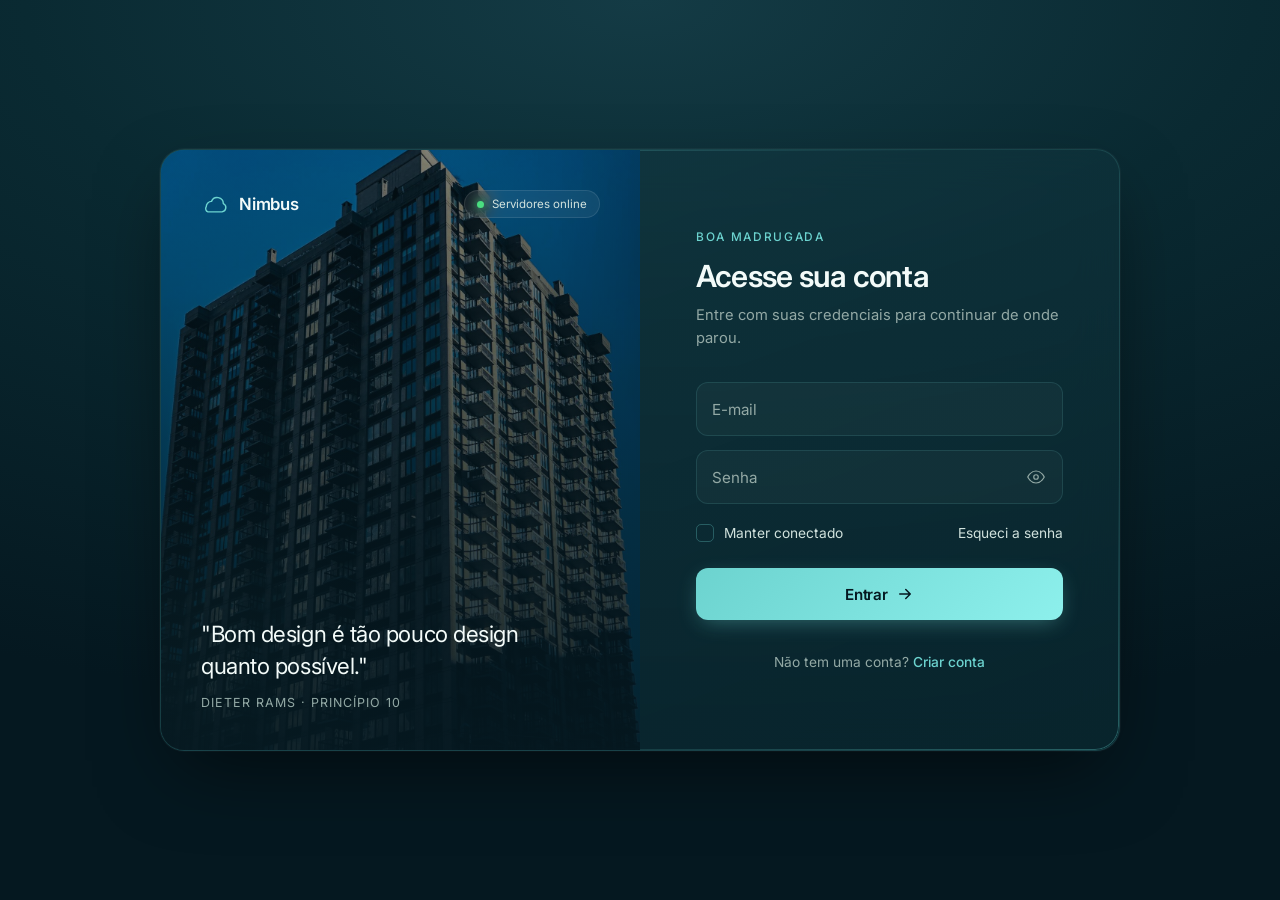
<file: index.html>
<!DOCTYPE html>
<html lang="pt-br">
<head>
    <meta charset="UTF-8">
    <meta name="viewport" content="width=device-width, initial-scale=1.0">
    <meta name="description" content="Acesse sua conta com segurança">
    <meta name="theme-color" content="#061a20">
    <link rel="icon" href="favicon.svg" type="image/svg+xml">
    <title>Entrar — Nimbus</title>
    <link rel="preconnect" href="https://fonts.googleapis.com">
    <link rel="preconnect" href="https://fonts.gstatic.com" crossorigin>
    <link href="https://fonts.googleapis.com/css2?family=Inter:wght@300;400;500;600;700&display=swap" rel="stylesheet">
    <link rel="stylesheet" href="estilos/style.css">
    <link rel="stylesheet" href="estilos/media-query.css">
</head>
<body>
    <div class="aurora" aria-hidden="true">
        <span class="orb orb--a"></span>
        <span class="orb orb--b"></span>
        <span class="orb orb--c"></span>
        <div class="grid"></div>
    </div>

    <main class="shell">
        <section class="card" aria-label="Acesso à conta">
            <aside class="brand">
                <div class="brand__overlay" aria-hidden="true"></div>
                <header class="brand__head">
                    <a href="#" class="logo" aria-label="Nimbus, página inicial">
                        <svg viewBox="0 0 32 32" aria-hidden="true">
                            <path d="M6 19a6 6 0 016-6 7 7 0 0113.5 2.5A5 5 0 0124 25H8a4 4 0 01-2-6z" fill="none" stroke="currentColor" stroke-width="1.6" stroke-linejoin="round"/>
                        </svg>
                        <span>Nimbus</span>
                    </a>
                    <span class="badge"><span class="dot"></span>Servidores online</span>
                </header>
                <footer class="brand__foot">
                    <p class="brand__quote">"Bom design é tão pouco design quanto possível."</p>
                    <p class="brand__author">Dieter Rams · Princípio 10</p>
                </footer>
            </aside>

            <div class="panel">
                <header class="panel__head">
                    <p class="eyebrow" id="greeting">Bem-vindo de volta</p>
                    <h1>Acesse sua conta</h1>
                    <p class="lead">Entre com suas credenciais para continuar de onde parou.</p>
                </header>

                <form class="form" id="loginForm" action="login.php" method="post" autocomplete="on">
                    <div class="field">
                        <input type="email" id="email" name="login" class="field__input" placeholder=" " required maxlength="60" autocomplete="email" spellcheck="false">
                        <label class="field__label" for="email">E-mail</label>
                        <span class="field__check" aria-hidden="true">
                            <svg viewBox="0 0 24 24" fill="none">
                                <path d="M5 12l4 4 10-10" stroke="currentColor" stroke-width="2.4" stroke-linecap="round" stroke-linejoin="round"/>
                            </svg>
                        </span>
                    </div>

                    <div class="field">
                        <input type="password" id="senha" name="senha" class="field__input" placeholder=" " required minlength="8" maxlength="32" autocomplete="current-password">
                        <label class="field__label" for="senha">Senha</label>
                        <button type="button" class="field__toggle" id="togglePass" aria-label="Mostrar senha" aria-pressed="false">
                            <svg class="icon-eye" viewBox="0 0 24 24" fill="none" aria-hidden="true">
                                <path d="M1 12s4-8 11-8 11 8 11 8-4 8-11 8S1 12 1 12z" stroke="currentColor" stroke-width="1.6" stroke-linejoin="round"/>
                                <circle cx="12" cy="12" r="3" stroke="currentColor" stroke-width="1.6"/>
                            </svg>
                            <svg class="icon-eye-off" viewBox="0 0 24 24" fill="none" aria-hidden="true">
                                <path d="M3 3l18 18M10.6 6.1A9 9 0 0112 6c7 0 11 6 11 6a18 18 0 01-3.1 4.1M6.1 6.1A18 18 0 001 12s4 8 11 8a10.7 10.7 0 005.4-1.4M9.9 9.9a3 3 0 004.2 4.2" stroke="currentColor" stroke-width="1.6" stroke-linejoin="round"/>
                            </svg>
                        </button>
                        <p class="field__warning" role="status">
                            <svg viewBox="0 0 24 24" fill="none" aria-hidden="true">
                                <path d="M12 4l-7 7h4v6h6v-6h4l-7-7zM5 21h14" stroke="currentColor" stroke-width="1.6" stroke-linejoin="round" stroke-linecap="round"/>
                            </svg>
                            Caps Lock está ativado
                        </p>
                    </div>

                    <div class="row">
                        <label class="check">
                            <input type="checkbox" name="lembrar">
                            <span class="check__box" aria-hidden="true">
                                <svg viewBox="0 0 24 24" fill="none">
                                    <path d="M5 12l4 4 10-10" stroke="currentColor" stroke-width="3" stroke-linecap="round" stroke-linejoin="round"/>
                                </svg>
                            </span>
                            <span>Manter conectado</span>
                        </label>
                        <a href="esqueci.html" class="link">Esqueci a senha</a>
                    </div>

                    <button type="submit" class="submit" id="submitBtn">
                        <span class="submit__text">Entrar</span>
                        <svg class="submit__arrow" viewBox="0 0 24 24" fill="none" aria-hidden="true">
                            <path d="M5 12h14M13 6l6 6-6 6" stroke="currentColor" stroke-width="2" stroke-linecap="round" stroke-linejoin="round"/>
                        </svg>
                        <span class="submit__spin" aria-hidden="true"></span>
                    </button>

                    <p class="signup">Não tem uma conta? <a href="cadastro.html" class="link link--accent">Criar conta</a></p>
                </form>
            </div>
        </section>
    </main>

    <script src="script.js" defer></script>
</body>
</html>
</file>
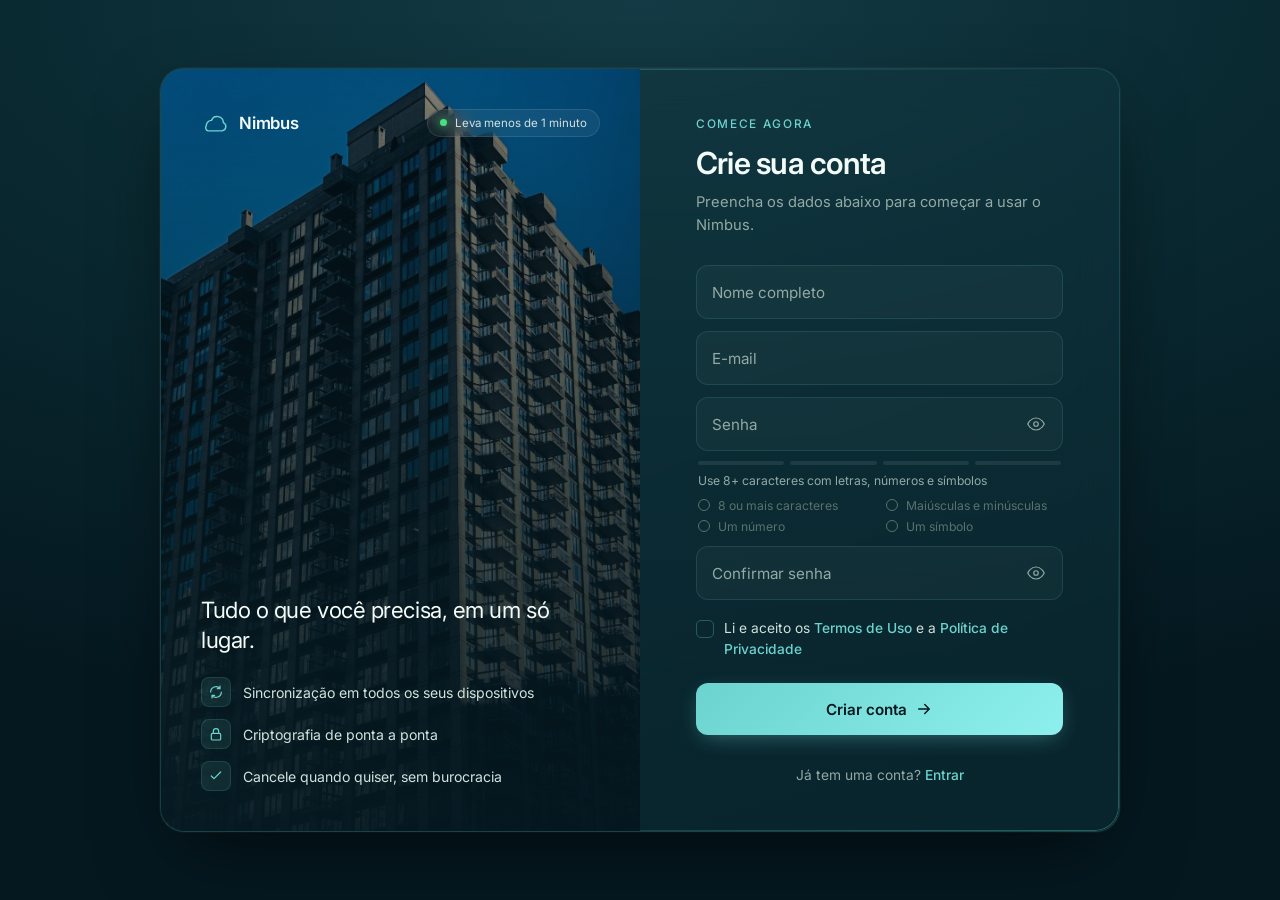
<file: cadastro.html>
<!DOCTYPE html>
<html lang="pt-br">
<head>
    <meta charset="UTF-8">
    <meta name="viewport" content="width=device-width, initial-scale=1.0">
    <meta name="description" content="Crie sua conta Nimbus em menos de um minuto">
    <meta name="theme-color" content="#061a20">
    <link rel="icon" href="favicon.svg" type="image/svg+xml">
    <title>Criar conta — Nimbus</title>
    <link rel="preconnect" href="https://fonts.googleapis.com">
    <link rel="preconnect" href="https://fonts.gstatic.com" crossorigin>
    <link href="https://fonts.googleapis.com/css2?family=Inter:wght@300;400;500;600;700&display=swap" rel="stylesheet">
    <link rel="stylesheet" href="estilos/style.css">
    <link rel="stylesheet" href="estilos/cadastro.css">
    <link rel="stylesheet" href="estilos/media-query.css">
</head>
<body>
    <div class="aurora" aria-hidden="true">
        <span class="orb orb--a"></span>
        <span class="orb orb--b"></span>
        <span class="orb orb--c"></span>
        <div class="grid"></div>
    </div>

    <main class="shell">
        <section class="card card--signup" aria-label="Criação de conta">
            <aside class="brand">
                <div class="brand__overlay" aria-hidden="true"></div>
                <header class="brand__head">
                    <a href="index.html" class="logo" aria-label="Nimbus, voltar ao login">
                        <svg viewBox="0 0 32 32" aria-hidden="true">
                            <path d="M6 19a6 6 0 016-6 7 7 0 0113.5 2.5A5 5 0 0124 25H8a4 4 0 01-2-6z" fill="none" stroke="currentColor" stroke-width="1.6" stroke-linejoin="round"/>
                        </svg>
                        <span>Nimbus</span>
                    </a>
                    <span class="badge"><span class="dot"></span>Leva menos de 1 minuto</span>
                </header>
                <footer class="brand__foot">
                    <p class="brand__title">Tudo o que você precisa, em um só lugar.</p>
                    <ul class="perks">
                        <li>
                            <span class="perks__icon" aria-hidden="true">
                                <svg viewBox="0 0 24 24" fill="none"><path d="M4 12a8 8 0 0114-5.3M20 12a8 8 0 01-14 5.3M18 3v4h-4M6 21v-4h4" stroke="currentColor" stroke-width="1.8" stroke-linecap="round" stroke-linejoin="round"/></svg>
                            </span>
                            Sincronização em todos os seus dispositivos
                        </li>
                        <li>
                            <span class="perks__icon" aria-hidden="true">
                                <svg viewBox="0 0 24 24" fill="none"><rect x="5" y="11" width="14" height="10" rx="2" stroke="currentColor" stroke-width="1.8"/><path d="M8 11V8a4 4 0 018 0v3" stroke="currentColor" stroke-width="1.8" stroke-linecap="round"/></svg>
                            </span>
                            Criptografia de ponta a ponta
                        </li>
                        <li>
                            <span class="perks__icon" aria-hidden="true">
                                <svg viewBox="0 0 24 24" fill="none"><path d="M5 12l4 4 10-10" stroke="currentColor" stroke-width="1.8" stroke-linecap="round" stroke-linejoin="round"/></svg>
                            </span>
                            Cancele quando quiser, sem burocracia
                        </li>
                    </ul>
                </footer>
            </aside>

            <div class="panel">
                <header class="panel__head">
                    <p class="eyebrow">Comece agora</p>
                    <h1>Crie sua conta</h1>
                    <p class="lead">Preencha os dados abaixo para começar a usar o Nimbus.</p>
                </header>

                <form class="form" id="signupForm" action="cadastro.php" method="post" autocomplete="on">
                    <div class="field">
                        <div class="field__control">
                            <input type="text" id="nome" name="nome" class="field__input" placeholder=" " required minlength="3" maxlength="80" autocomplete="name" aria-describedby="nomeErro">
                            <label class="field__label" for="nome">Nome completo</label>
                            <span class="field__check" aria-hidden="true">
                                <svg viewBox="0 0 24 24" fill="none">
                                    <path d="M5 12l4 4 10-10" stroke="currentColor" stroke-width="2.4" stroke-linecap="round" stroke-linejoin="round"/>
                                </svg>
                            </span>
                        </div>
                        <p class="field__error" id="nomeErro" aria-live="polite"></p>
                    </div>

                    <div class="field">
                        <div class="field__control">
                            <input type="email" id="email" name="email" class="field__input" placeholder=" " required maxlength="60" autocomplete="email" spellcheck="false" aria-describedby="emailErro">
                            <label class="field__label" for="email">E-mail</label>
                            <span class="field__check" aria-hidden="true">
                                <svg viewBox="0 0 24 24" fill="none">
                                    <path d="M5 12l4 4 10-10" stroke="currentColor" stroke-width="2.4" stroke-linecap="round" stroke-linejoin="round"/>
                                </svg>
                            </span>
                        </div>
                        <p class="field__error" id="emailErro" aria-live="polite"></p>
                    </div>

                    <div class="field field--pass">
                        <div class="field__control">
                            <input type="password" id="senha" name="senha" class="field__input" placeholder=" " required minlength="8" maxlength="32" autocomplete="new-password" aria-describedby="forca senhaErro">
                            <label class="field__label" for="senha">Senha</label>
                            <button type="button" class="field__toggle" data-toggle="senha" aria-label="Mostrar senha" aria-pressed="false">
                                <svg class="icon-eye" viewBox="0 0 24 24" fill="none" aria-hidden="true">
                                    <path d="M1 12s4-8 11-8 11 8 11 8-4 8-11 8S1 12 1 12z" stroke="currentColor" stroke-width="1.6" stroke-linejoin="round"/>
                                    <circle cx="12" cy="12" r="3" stroke="currentColor" stroke-width="1.6"/>
                                </svg>
                                <svg class="icon-eye-off" viewBox="0 0 24 24" fill="none" aria-hidden="true">
                                    <path d="M3 3l18 18M10.6 6.1A9 9 0 0112 6c7 0 11 6 11 6a18 18 0 01-3.1 4.1M6.1 6.1A18 18 0 001 12s4 8 11 8a10.7 10.7 0 005.4-1.4M9.9 9.9a3 3 0 004.2 4.2" stroke="currentColor" stroke-width="1.6" stroke-linejoin="round"/>
                                </svg>
                            </button>
                        </div>
                        <p class="field__warning" role="status">
                            <svg viewBox="0 0 24 24" fill="none" aria-hidden="true">
                                <path d="M12 4l-7 7h4v6h6v-6h4l-7-7zM5 21h14" stroke="currentColor" stroke-width="1.6" stroke-linejoin="round" stroke-linecap="round"/>
                            </svg>
                            Caps Lock está ativado
                        </p>

                        <div class="strength" id="forca" data-level="0">
                            <div class="strength__bars" aria-hidden="true">
                                <span></span><span></span><span></span><span></span>
                            </div>
                            <p class="strength__label" aria-live="polite">Use 8+ caracteres com letras, números e símbolos</p>
                        </div>
                        <ul class="rules" aria-label="Requisitos da senha">
                            <li data-rule="len">8 ou mais caracteres</li>
                            <li data-rule="case">Maiúsculas e minúsculas</li>
                            <li data-rule="num">Um número</li>
                            <li data-rule="sym">Um símbolo</li>
                        </ul>
                        <p class="field__error" id="senhaErro" aria-live="polite"></p>
                    </div>

                    <div class="field field--pass">
                        <div class="field__control">
                            <input type="password" id="confirmar" name="confirmar" class="field__input" placeholder=" " required maxlength="32" autocomplete="new-password" aria-describedby="confirmarErro">
                            <label class="field__label" for="confirmar">Confirmar senha</label>
                            <span class="field__check" aria-hidden="true">
                                <svg viewBox="0 0 24 24" fill="none">
                                    <path d="M5 12l4 4 10-10" stroke="currentColor" stroke-width="2.4" stroke-linecap="round" stroke-linejoin="round"/>
                                </svg>
                            </span>
                            <button type="button" class="field__toggle" data-toggle="confirmar" aria-label="Mostrar senha" aria-pressed="false">
                                <svg class="icon-eye" viewBox="0 0 24 24" fill="none" aria-hidden="true">
                                    <path d="M1 12s4-8 11-8 11 8 11 8-4 8-11 8S1 12 1 12z" stroke="currentColor" stroke-width="1.6" stroke-linejoin="round"/>
                                    <circle cx="12" cy="12" r="3" stroke="currentColor" stroke-width="1.6"/>
                                </svg>
                                <svg class="icon-eye-off" viewBox="0 0 24 24" fill="none" aria-hidden="true">
                                    <path d="M3 3l18 18M10.6 6.1A9 9 0 0112 6c7 0 11 6 11 6a18 18 0 01-3.1 4.1M6.1 6.1A18 18 0 001 12s4 8 11 8a10.7 10.7 0 005.4-1.4M9.9 9.9a3 3 0 004.2 4.2" stroke="currentColor" stroke-width="1.6" stroke-linejoin="round"/>
                                </svg>
                            </button>
                        </div>
                        <p class="field__error" id="confirmarErro" aria-live="polite"></p>
                    </div>

                    <div class="terms">
                        <label class="check check--top">
                            <input type="checkbox" id="termos" name="termos" required>
                            <span class="check__box" aria-hidden="true">
                                <svg viewBox="0 0 24 24" fill="none">
                                    <path d="M5 12l4 4 10-10" stroke="currentColor" stroke-width="3" stroke-linecap="round" stroke-linejoin="round"/>
                                </svg>
                            </span>
                            <span>Li e aceito os <a href="#" class="link link--accent">Termos de Uso</a> e a <a href="#" class="link link--accent">Política de Privacidade</a></span>
                        </label>
                        <p class="field__error" id="termosErro" aria-live="polite"></p>
                    </div>

                    <button type="submit" class="submit" id="submitBtn">
                        <span class="submit__text">Criar conta</span>
                        <svg class="submit__arrow" viewBox="0 0 24 24" fill="none" aria-hidden="true">
                            <path d="M5 12h14M13 6l6 6-6 6" stroke="currentColor" stroke-width="2" stroke-linecap="round" stroke-linejoin="round"/>
                        </svg>
                        <span class="submit__spin" aria-hidden="true"></span>
                    </button>

                    <p class="signup">Já tem uma conta? <a href="index.html" class="link link--accent">Entrar</a></p>
                </form>
            </div>
        </section>
    </main>

    <script src="cadastro.js" defer></script>
</body>
</html>
</file>
<file: estilos/style.css>
@charset "UTF-8";

/*
    Paleta — evolução da identidade original
    Base:    #061a20 → #0a2a32 → #143b45
    Teal:    #205c5c · #49a09d · #6cd3cf · #8df0ec
*/

:root {
    --bg-1: #051820;
    --bg-2: #0a2a32;
    --bg-3: #143b45;
    --teal-1: #205c5c;
    --teal-2: #49a09d;
    --teal-3: #6cd3cf;
    --teal-glow: #8df0ec;
    --ink-1: #f3fbf9;
    --ink-2: #d1e2dd;
    --ink-3: #93a9a5;
    --ink-4: #5a716d;
    --line: rgba(108, 211, 207, 0.14);
    --line-strong: rgba(108, 211, 207, 0.3);
    --warn: #f3b961;
    --shadow: 0 30px 80px -20px rgba(0, 0, 0, 0.6), 0 0 0 1px rgba(255, 255, 255, 0.04);
    --ease: cubic-bezier(0.22, 0.61, 0.36, 1);
}

*, *::before, *::after {
    box-sizing: border-box;
    margin: 0;
    padding: 0;
}

html, body {
    height: 100%;
    font-family: 'Inter', system-ui, -apple-system, BlinkMacSystemFont, 'Segoe UI', Roboto, sans-serif;
    color: var(--ink-2);
    background: radial-gradient(120% 80% at 50% 0%, var(--bg-3) 0%, var(--bg-2) 40%, var(--bg-1) 100%);
    background-attachment: fixed;
    overflow-x: hidden;
    -webkit-font-smoothing: antialiased;
    text-rendering: optimizeLegibility;
}

button { font: inherit; color: inherit; background: none; border: 0; cursor: pointer; }
a { color: inherit; text-decoration: none; }

/* ============== Aurora background ============== */
.aurora {
    position: fixed;
    inset: 0;
    z-index: -1;
    overflow: hidden;
    pointer-events: none;
    transition: transform 0.4s ease-out;
    will-change: transform;
}

.orb {
    position: absolute;
    border-radius: 50%;
    filter: blur(80px);
    opacity: 0.5;
    animation: float 18s ease-in-out infinite;
    will-change: transform;
}

.orb--a {
    width: 480px; height: 480px;
    background: radial-gradient(circle, var(--teal-3), transparent 60%);
    top: -140px; left: -120px;
}

.orb--b {
    width: 560px; height: 560px;
    background: radial-gradient(circle, var(--teal-2), transparent 60%);
    bottom: -200px; right: -140px;
    animation-delay: -6s;
}

.orb--c {
    width: 340px; height: 340px;
    background: radial-gradient(circle, #2a8e8a, transparent 60%);
    top: 38%; left: 42%;
    opacity: 0.25;
    animation-delay: -12s;
}

@keyframes float {
    0%, 100% { transform: translate(0, 0) scale(1); }
    33%      { transform: translate(40px, -30px) scale(1.05); }
    66%      { transform: translate(-30px, 40px) scale(0.95); }
}

.grid {
    position: absolute;
    inset: 0;
    background-image:
        linear-gradient(rgba(108, 211, 207, 0.05) 1px, transparent 1px),
        linear-gradient(90deg, rgba(108, 211, 207, 0.05) 1px, transparent 1px);
    background-size: 64px 64px;
    -webkit-mask-image: radial-gradient(ellipse 70% 60% at 50% 50%, black 30%, transparent 80%);
            mask-image: radial-gradient(ellipse 70% 60% at 50% 50%, black 30%, transparent 80%);
}

/* ============== Shell ============== */
.shell {
    min-height: 100vh;
    display: grid;
    place-items: center;
    padding: 24px;
}

/* ============== Card ============== */
.card {
    width: min(960px, 100%);
    display: grid;
    grid-template-columns: 1fr 1fr;
    background: linear-gradient(160deg, rgba(20, 59, 69, 0.55), rgba(10, 42, 50, 0.7));
    border: 1px solid var(--line);
    border-radius: 24px;
    overflow: hidden;
    box-shadow: var(--shadow);
    -webkit-backdrop-filter: blur(20px);
            backdrop-filter: blur(20px);
    position: relative;
    isolation: isolate;
    animation: cardIn 0.7s var(--ease) both;
}

.card::before {
    content: '';
    position: absolute;
    inset: 0;
    border-radius: 24px;
    padding: 1px;
    background: linear-gradient(160deg, var(--teal-3) 0%, transparent 30%, transparent 70%, var(--teal-2) 100%);
    -webkit-mask: linear-gradient(#fff 0 0) content-box, linear-gradient(#fff 0 0);
            mask: linear-gradient(#fff 0 0) content-box, linear-gradient(#fff 0 0);
    -webkit-mask-composite: xor;
            mask-composite: exclude;
    opacity: 0.5;
    pointer-events: none;
}

@keyframes cardIn {
    from { opacity: 0; transform: translateY(24px) scale(0.98); }
    to   { opacity: 1; transform: translateY(0) scale(1); }
}

/* ============== Brand panel ============== */
.brand {
    position: relative;
    min-height: 600px;
    padding: 40px;
    color: var(--ink-1);
    background: var(--bg-3) url(../imagens/pexels-marcela-toledo-5610083.jpg) center/cover no-repeat;
    display: flex;
    flex-direction: column;
    justify-content: space-between;
    overflow: hidden;
}

.brand__overlay {
    position: absolute;
    inset: 0;
    background:
        linear-gradient(180deg, rgba(5, 24, 32, 0.5) 0%, rgba(5, 24, 32, 0.78) 60%, rgba(5, 24, 32, 0.94) 100%),
        radial-gradient(80% 60% at 0% 100%, rgba(108, 211, 207, 0.22), transparent 70%);
    z-index: 1;
}

.brand__head, .brand__foot { position: relative; z-index: 2; }
.brand__head {
    display: flex;
    align-items: center;
    justify-content: space-between;
    gap: 16px;
}

.logo {
    display: inline-flex;
    align-items: center;
    gap: 10px;
    font-weight: 600;
    font-size: 1.05rem;
    letter-spacing: -0.01em;
    color: var(--ink-1);
}

.logo svg { width: 28px; height: 28px; color: var(--teal-3); }

.badge {
    display: inline-flex;
    align-items: center;
    gap: 8px;
    padding: 6px 12px;
    font-size: 0.72rem;
    color: var(--ink-2);
    background: rgba(255, 255, 255, 0.06);
    border: 1px solid rgba(255, 255, 255, 0.1);
    border-radius: 999px;
    -webkit-backdrop-filter: blur(8px);
            backdrop-filter: blur(8px);
}

.badge .dot {
    width: 7px; height: 7px;
    border-radius: 50%;
    background: #4ade80;
    box-shadow: 0 0 10px #4ade80;
    animation: pulse 2s ease-in-out infinite;
}

@keyframes pulse {
    50% { opacity: 0.55; transform: scale(0.92); }
}

.brand__quote {
    font-size: 1.4rem;
    font-weight: 400;
    line-height: 1.4;
    letter-spacing: -0.02em;
    color: var(--ink-1);
    max-width: 92%;
}

.brand__author {
    margin-top: 14px;
    font-size: 0.78rem;
    color: var(--ink-3);
    letter-spacing: 0.08em;
    text-transform: uppercase;
}

/* ============== Form panel ============== */
.panel {
    padding: 56px 48px;
    display: flex;
    flex-direction: column;
    justify-content: center;
}

.eyebrow {
    font-size: 0.74rem;
    font-weight: 500;
    color: var(--teal-3);
    letter-spacing: 0.14em;
    text-transform: uppercase;
    margin-bottom: 14px;
}

.panel__head h1 {
    font-size: clamp(1.5rem, 1vw + 1.2rem, 1.9rem);
    font-weight: 600;
    letter-spacing: -0.025em;
    color: var(--ink-1);
    line-height: 1.2;
}

.lead {
    margin-top: 10px;
    font-size: 0.92rem;
    color: var(--ink-3);
    line-height: 1.55;
}

.form {
    margin-top: 32px;
    display: flex;
    flex-direction: column;
    gap: 14px;
}

/* ============== Fields ============== */
.field { position: relative; }

.field__input {
    width: 100%;
    height: 54px;
    padding: 20px 48px 6px 16px;
    font-size: 0.95rem;
    color: var(--ink-1);
    background: rgba(255, 255, 255, 0.03);
    border: 1px solid var(--line);
    border-radius: 12px;
    outline: none;
    caret-color: var(--teal-3);
    font-family: inherit;
    transition: border-color 0.25s var(--ease), background 0.25s var(--ease), box-shadow 0.25s var(--ease);
}

.field__input:hover { border-color: var(--line-strong); }
.field__input:focus {
    border-color: var(--teal-3);
    background: rgba(255, 255, 255, 0.05);
    box-shadow: 0 0 0 4px rgba(108, 211, 207, 0.12);
}

.field__input:-webkit-autofill {
    -webkit-text-fill-color: var(--ink-1);
    -webkit-box-shadow: 0 0 0 1000px rgba(20, 59, 69, 0.85) inset;
    caret-color: var(--teal-3);
    transition: background-color 5000s ease-in-out 0s;
}

.field__label {
    position: absolute;
    top: 50%;
    left: 16px;
    transform: translateY(-50%);
    font-size: 0.95rem;
    color: var(--ink-3);
    pointer-events: none;
    transition: top 0.2s var(--ease), font-size 0.2s var(--ease), color 0.2s var(--ease), transform 0.2s var(--ease);
}

.field__input:focus + .field__label,
.field__input:not(:placeholder-shown) + .field__label,
.field__input:-webkit-autofill + .field__label {
    top: 9px;
    transform: translateY(0);
    font-size: 0.7rem;
    color: var(--teal-3);
    letter-spacing: 0.03em;
}

.field__check {
    position: absolute;
    right: 16px;
    top: 50%;
    transform: translateY(-50%) scale(0.5);
    opacity: 0;
    color: var(--teal-3);
    transition: opacity 0.25s var(--ease), transform 0.3s var(--ease);
    pointer-events: none;
    display: grid;
    place-items: center;
}
.field__check svg { width: 18px; height: 18px; display: block; }

.field.is-valid .field__check {
    opacity: 1;
    transform: translateY(-50%) scale(1);
}

.field__toggle {
    position: absolute;
    right: 8px;
    top: 50%;
    transform: translateY(-50%);
    width: 38px; height: 38px;
    display: grid;
    place-items: center;
    color: var(--ink-3);
    border-radius: 8px;
    transition: color 0.2s var(--ease), background 0.2s var(--ease);
}
.field__toggle:hover {
    color: var(--teal-3);
    background: rgba(108, 211, 207, 0.08);
}
.field__toggle:focus-visible {
    outline: 2px solid var(--teal-3);
    outline-offset: 2px;
}
.field__toggle svg { width: 18px; height: 18px; }
.field__toggle .icon-eye-off { display: none; }
.field__toggle[aria-pressed="true"] .icon-eye { display: none; }
.field__toggle[aria-pressed="true"] .icon-eye-off { display: block; color: var(--teal-3); }

.field__warning {
    display: none;
    margin-top: 8px;
    padding-left: 16px;
    font-size: 0.78rem;
    color: var(--warn);
    align-items: center;
    gap: 6px;
}
.field__warning svg { width: 14px; height: 14px; flex-shrink: 0; }
.field.caps-on .field__warning { display: flex; }

/* ============== Row: remember + forgot ============== */
.row {
    display: flex;
    align-items: center;
    justify-content: space-between;
    margin-top: 6px;
    flex-wrap: wrap;
    gap: 12px;
}

.check {
    display: inline-flex;
    align-items: center;
    gap: 10px;
    font-size: 0.86rem;
    color: var(--ink-2);
    cursor: pointer;
    user-select: none;
}

.check input {
    position: absolute;
    opacity: 0;
    width: 1px; height: 1px;
    pointer-events: none;
}

.check__box {
    width: 18px; height: 18px;
    border: 1.5px solid var(--line-strong);
    border-radius: 5px;
    display: grid;
    place-items: center;
    color: var(--bg-1);
    background: transparent;
    transition: all 0.2s var(--ease);
}
.check__box svg {
    width: 12px; height: 12px;
    opacity: 0;
    transform: scale(0.5);
    transition: all 0.2s var(--ease);
}
.check input:checked + .check__box {
    background: var(--teal-3);
    border-color: var(--teal-3);
}
.check input:checked + .check__box svg { opacity: 1; transform: scale(1); }
.check input:focus-visible + .check__box {
    box-shadow: 0 0 0 4px rgba(108, 211, 207, 0.18);
}

.link {
    font-size: 0.86rem;
    color: var(--ink-2);
    transition: color 0.2s var(--ease);
}
.link:hover { color: var(--teal-3); }
.link--accent { color: var(--teal-3); font-weight: 500; }
.link--accent:hover { color: var(--teal-glow); }

/* ============== Submit ============== */
.submit {
    position: relative;
    margin-top: 12px;
    height: 52px;
    display: inline-flex;
    align-items: center;
    justify-content: center;
    gap: 8px;
    font-size: 0.95rem;
    font-weight: 600;
    letter-spacing: -0.005em;
    color: var(--bg-1);
    background: linear-gradient(135deg, var(--teal-3) 0%, var(--teal-glow) 100%);
    border-radius: 12px;
    overflow: hidden;
    box-shadow: 0 6px 22px -6px rgba(108, 211, 207, 0.45);
    transition: transform 0.15s var(--ease), box-shadow 0.25s var(--ease), filter 0.25s var(--ease);
}
.submit::after {
    content: '';
    position: absolute;
    inset: 0;
    background: linear-gradient(135deg, transparent 0%, rgba(255, 255, 255, 0.18) 50%, transparent 100%);
    transform: translateX(-100%);
    transition: transform 0.6s var(--ease);
}
.submit:hover { box-shadow: 0 12px 32px -6px rgba(108, 211, 207, 0.55); }
.submit:hover::after { transform: translateX(100%); }
.submit:active { transform: translateY(1px); }
.submit:focus-visible { outline: 2px solid var(--teal-glow); outline-offset: 3px; }
.submit:disabled { cursor: progress; filter: saturate(0.85); }

.submit__text, .submit__arrow { position: relative; z-index: 1; transition: opacity 0.2s var(--ease); }
.submit__arrow {
    width: 18px; height: 18px;
    transition: transform 0.25s var(--ease), opacity 0.2s var(--ease);
}
.submit:hover .submit__arrow { transform: translateX(3px); }

.submit__spin {
    position: absolute;
    width: 22px; height: 22px;
    border: 2.5px solid rgba(6, 26, 32, 0.25);
    border-top-color: var(--bg-1);
    border-radius: 50%;
    opacity: 0;
    z-index: 1;
    animation: spin 0.9s linear infinite;
}

.submit.is-loading .submit__text,
.submit.is-loading .submit__arrow { opacity: 0; }
.submit.is-loading .submit__spin { opacity: 1; }

@keyframes spin { to { transform: rotate(360deg); } }

.signup {
    margin-top: 20px;
    text-align: center;
    font-size: 0.86rem;
    color: var(--ink-3);
}

/* ============== Reduced motion ============== */
@media (prefers-reduced-motion: reduce) {
    .orb, .card, .badge .dot { animation: none; }
    *, *::before, *::after {
        transition-duration: 0.01ms !important;
        animation-duration: 0.01ms !important;
    }
}
</file>
<file: estilos/media-query.css>
@charset "UTF-8";

/* Tablet e abaixo — empilha o card */
@media (max-width: 880px) {
    .card {
        grid-template-columns: 1fr;
        max-width: 480px;
    }

    .brand {
        min-height: 200px;
        padding: 24px;
    }

    .brand__head { margin-bottom: 70px; }
    .brand__quote { font-size: 1.05rem; max-width: 100%; }
    .brand__author { font-size: 0.72rem; margin-top: 10px; }

    .panel {
        padding: 40px 32px;
    }
}

/* Mobile compacto */
@media (max-width: 480px) {
    .shell { padding: 16px; }

    .card { border-radius: 18px; }

    .brand {
        min-height: 160px;
        padding: 20px;
    }

    .brand__head { margin-bottom: 0; }
    .brand__foot { display: none; }
    .badge { display: none; }

    .panel {
        padding: 32px 22px;
    }

    .panel__head h1 { font-size: 1.45rem; }
    .lead { font-size: 0.86rem; }

    .field__input { height: 50px; padding-top: 18px; }
    .submit { height: 48px; }

    .row { gap: 8px; }
}

/* Telas muito largas — limita o conforto de leitura */
@media (min-width: 1280px) {
    .panel { padding: 64px 56px; }
}
</file>
<file: estilos/cadastro.css>
@charset "UTF-8";

/*
    Complementos da tela de cadastro.
    Reaproveita tokens e componentes de style.css.
*/

:root {
    --danger: #f08a8a;
    --danger-soft: rgba(240, 138, 138, 0.14);
}

/* ============== Brand: título + vantagens ============== */
.brand__title {
    font-size: 1.4rem;
    font-weight: 400;
    line-height: 1.35;
    letter-spacing: -0.02em;
    color: var(--ink-1);
    max-width: 92%;
}

.perks {
    list-style: none;
    margin-top: 22px;
    display: grid;
    gap: 12px;
}

.perks li {
    display: flex;
    align-items: center;
    gap: 12px;
    font-size: 0.88rem;
    color: var(--ink-2);
}

.perks__icon {
    flex-shrink: 0;
    width: 30px; height: 30px;
    display: grid;
    place-items: center;
    color: var(--teal-3);
    background: rgba(108, 211, 207, 0.1);
    border: 1px solid var(--line);
    border-radius: 8px;
}
.perks__icon svg { width: 16px; height: 16px; }

/* ============== Formulário mais denso ============== */
.card--signup .panel { padding-top: 48px; padding-bottom: 48px; }
.card--signup .form { margin-top: 28px; gap: 12px; }

/* Ícones e label centralizados só no input, não no bloco todo
   (o campo de senha cresce com medidor, requisitos e erros) */
.field__control { position: relative; }

/* Campo de confirmação: ícone de check + botão de olho lado a lado */
.field--pass .field__check { right: 52px; }
.field--pass:has(.field__check) .field__input { padding-right: 84px; }

/* ============== Estado de erro ============== */
.field.is-invalid .field__input,
.field.is-invalid .field__input:hover {
    border-color: var(--danger);
}
.field.is-invalid .field__input:focus {
    box-shadow: 0 0 0 4px var(--danger-soft);
}
.field.is-invalid .field__label { color: var(--danger); }

.field__error {
    margin-top: 6px;
    padding-left: 16px;
    font-size: 0.78rem;
    color: var(--danger);
}
.field__error:empty { display: none; }

.terms .field__error { padding-left: 28px; }
.terms.is-invalid .check__box { border-color: var(--danger); }

/* ============== Medidor de força da senha ============== */
.strength {
    margin-top: 10px;
    padding: 0 2px;
}

.strength__bars {
    display: grid;
    grid-template-columns: repeat(4, 1fr);
    gap: 6px;
}

.strength__bars span {
    height: 4px;
    border-radius: 999px;
    background: rgba(255, 255, 255, 0.08);
    transition: background 0.3s var(--ease), box-shadow 0.3s var(--ease);
}

.strength[data-level="1"] .strength__bars span:nth-child(-n+1) { background: var(--danger); }
.strength[data-level="2"] .strength__bars span:nth-child(-n+2) { background: var(--warn); }
.strength[data-level="3"] .strength__bars span:nth-child(-n+3) { background: var(--teal-2); }
.strength[data-level="4"] .strength__bars span {
    background: var(--teal-3);
    box-shadow: 0 0 8px rgba(108, 211, 207, 0.5);
}

.strength__label {
    margin-top: 8px;
    font-size: 0.76rem;
    color: var(--ink-3);
    transition: color 0.2s var(--ease);
}
.strength[data-level="1"] .strength__label { color: var(--danger); }
.strength[data-level="2"] .strength__label { color: var(--warn); }
.strength[data-level="3"] .strength__label,
.strength[data-level="4"] .strength__label { color: var(--teal-3); }

/* Requisitos */
.rules {
    list-style: none;
    margin-top: 10px;
    display: grid;
    grid-template-columns: 1fr 1fr;
    gap: 6px 12px;
    padding: 0 2px;
}

.rules li {
    position: relative;
    padding-left: 20px;
    font-size: 0.76rem;
    color: var(--ink-4);
    transition: color 0.2s var(--ease);
}

.rules li::before {
    content: '';
    position: absolute;
    left: 0; top: 50%;
    width: 12px; height: 12px;
    transform: translateY(-50%);
    border: 1.5px solid currentColor;
    border-radius: 50%;
    transition: background 0.2s var(--ease), border-color 0.2s var(--ease);
}

.rules li::after {
    content: '';
    position: absolute;
    left: 4px; top: 50%;
    width: 3px; height: 6px;
    border: solid var(--bg-1);
    border-width: 0 1.6px 1.6px 0;
    transform: translateY(-65%) rotate(45deg) scale(0);
    transition: transform 0.2s var(--ease);
}

.rules li.is-met { color: var(--ink-2); }
.rules li.is-met::before {
    background: var(--teal-3);
    border-color: var(--teal-3);
}
.rules li.is-met::after { transform: translateY(-65%) rotate(45deg) scale(1); }

/* ============== Termos ============== */
.terms { margin-top: 6px; }

.check--top {
    align-items: flex-start;
    line-height: 1.5;
}
.check--top .check__box {
    flex-shrink: 0;
    margin-top: 2px;
}
.check--top .link { font-size: inherit; }

/* ============== Responsivo ============== */
@media (max-width: 880px) {
    .brand__title { font-size: 1.05rem; max-width: 100%; }
    .perks { display: none; }
    .card--signup .panel { padding-top: 40px; padding-bottom: 40px; }
}

@media (max-width: 480px) {
    .card--signup .panel { padding: 32px 22px; }
    .rules { grid-template-columns: 1fr; }
}
</file>
